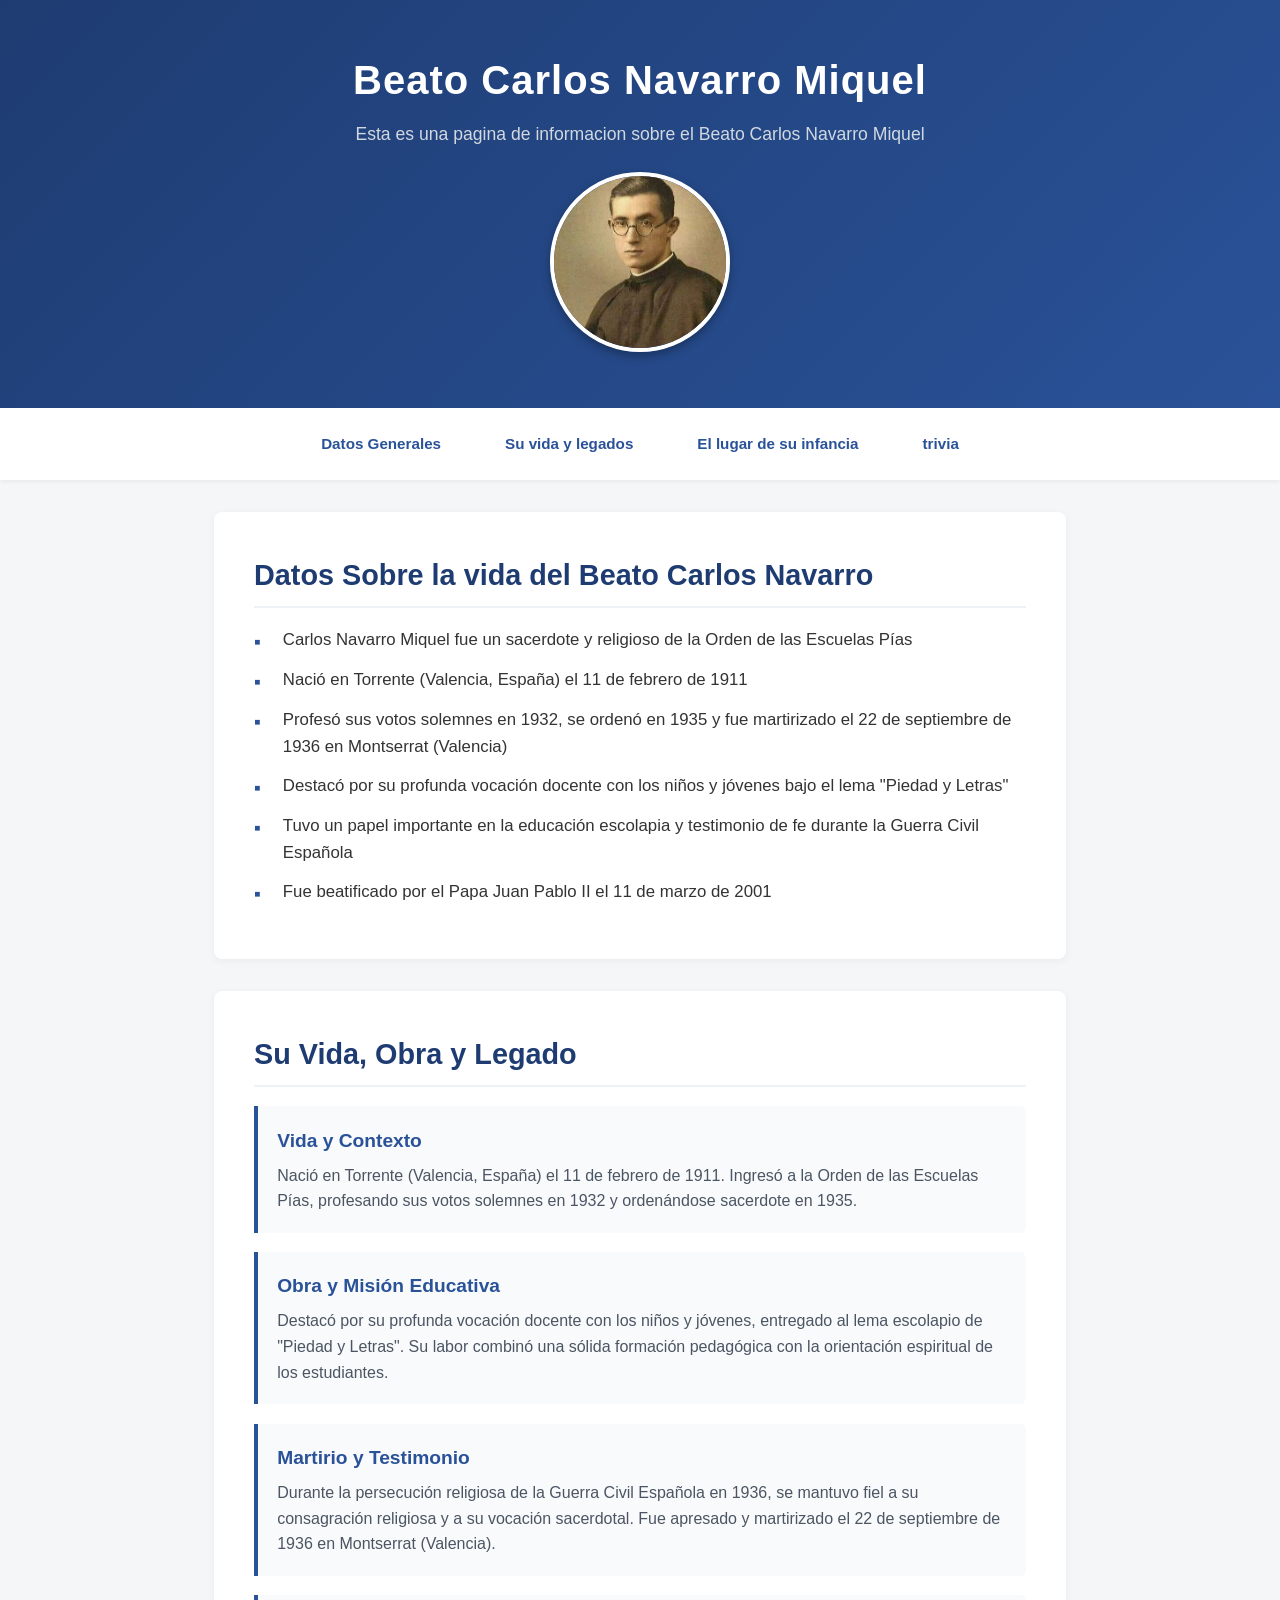
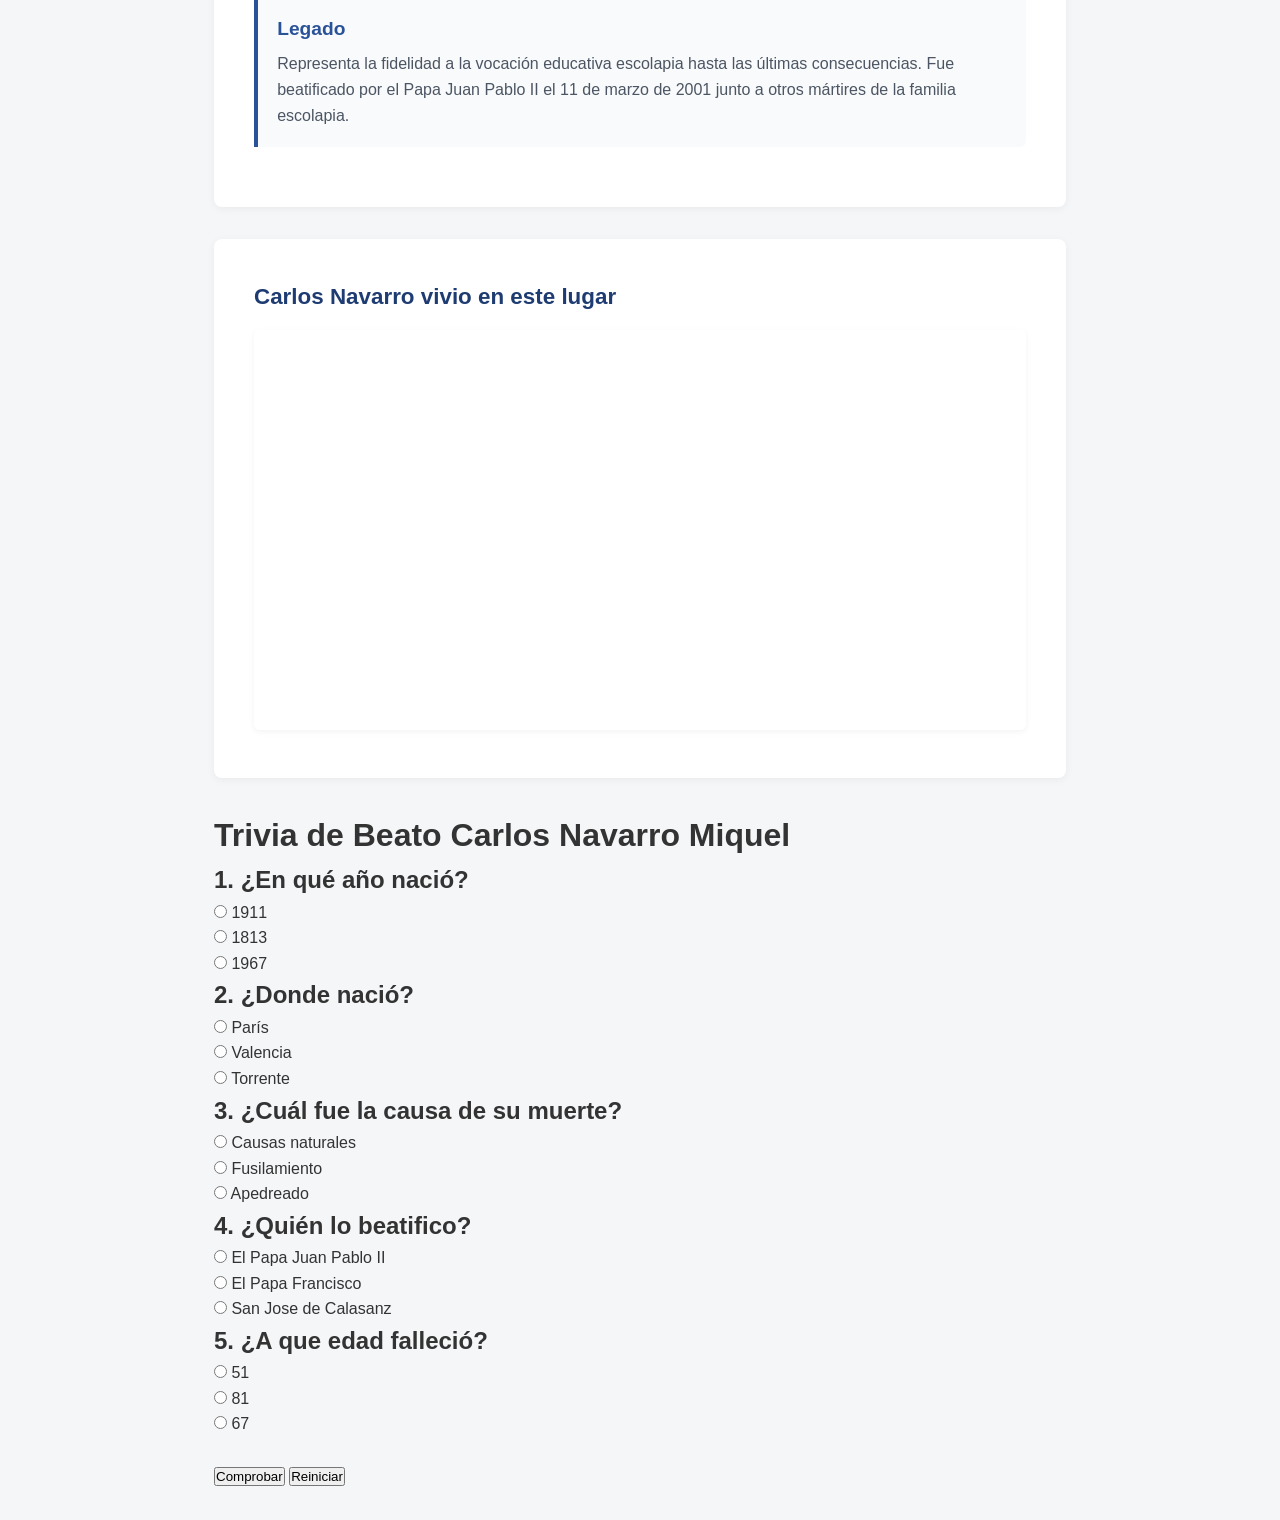
<file: index.html>
<!DOCTYPE html>
<html lang="es">
<head>
    <meta charset="UTF-8">
    <meta http-equiv="X-UA-Compatible" content="IE=edge">
    <meta name="viewport" content="width=device-width, initial-scale=1.0">
    <link rel="stylesheet" href="estilos.css">
    <script src="javascript.js"></script>
    <title>Beato Carlos Navarro</title>
</head>
<body>
    <header>
        <h1>Beato Carlos Navarro Miquel</h1>
        <p>Esta es una pagina de informacion sobre el Beato Carlos Navarro Miquel</p>
        <img src="./img/Beato Carlos Navarro.jpeg " alt="Beato Carlos Navarro Miquel">
    </header>
    <nav>
        <a href="#vida">Datos Generales</a>
        <a href="#legado">Su vida y legados</a>
        <a href="#mapa">El lugar de su infancia</a>
        <a href="#trivia">trivia</a>
    </nav>
    <main>
        <section id="vida" class="vida">
            <h2>Datos Sobre la vida del Beato Carlos Navarro</h2>
            <ul>
                <li>Carlos Navarro Miquel fue un sacerdote y religioso de la Orden de las Escuelas Pías</li>
                <li>Nació en Torrente (Valencia, España) el 11 de febrero de 1911</li>
                <li>Profesó sus votos solemnes en 1932, se ordenó en 1935 y fue martirizado el 22 de septiembre de 1936 en Montserrat (Valencia)</li>
                <li>Destacó por su profunda vocación docente con los niños y jóvenes bajo el lema "Piedad y Letras"</li>
                <li>Tuvo un papel importante en la educación escolapia y testimonio de fe durante la Guerra Civil Española</li>
                <li>Fue beatificado por el Papa Juan Pablo II el 11 de marzo de 2001</li>
            </ul>
        </section>
        <section id="legado" class="legado">
            <h2>Su Vida, Obra y Legado</h2>
            <div>
                <h3>Vida y Contexto</h3>
                <p>Nació en Torrente (Valencia, España) el 11 de febrero de 1911. Ingresó a la Orden de las Escuelas Pías, profesando sus votos solemnes en 1932 y ordenándose sacerdote en 1935.</p>
            </div>
            <div>
               
                   <h3>Obra y Misión Educativa</h3>
                <p>Destacó por su profunda vocación docente con los niños y jóvenes, entregado al lema escolapio de "Piedad y Letras". Su labor combinó una sólida formación pedagógica con la orientación espiritual de los estudiantes.</p>
            </div>
            <div>
                <h3>Martirio y Testimonio</h3>
                <p>Durante la persecución religiosa de la Guerra Civil Española en 1936, se mantuvo fiel a su consagración religiosa y a su vocación sacerdotal. Fue apresado y martirizado el 22 de septiembre de 1936 en Montserrat (Valencia).</p>
            </div>
            <div>
                <h3>Legado</h3>
                <p>Representa la fidelidad a la vocación educativa escolapia hasta las últimas consecuencias. Fue beatificado por el Papa Juan Pablo II el 11 de marzo de 2001 junto a otros mártires de la familia escolapia.</p>
            </div>
        </section>
        <section id="mapa">
            <h3>Carlos Navarro vivio en este lugar</h3>
            <iframe src="https://www.google.com/maps/embed?pb=!1m18!1m12!1m3!1d12318.89239841857!2d-0.48128362450849303!3d39.43673322473431!2m3!1f0!2f0!3f0!3m2!1i1024!2i768!4f13.1!3m3!1m2!1s0xd604e286cf25ef1%3A0x400c5082ca02fa0!2sTorrent%2C%20Valencia%2C%20Espa%C3%B1a!5e0!3m2!1ses!2s!4v1710000000000!5m2!1ses!2s" width="600" height="450" style="border:0;" allowfullscreen="" loading="lazy" referrerpolicy="strict-origin-when-cross-origin"></iframe>
        </section>
        <div id=trivia class="trivia" class="card">
<h1>Trivia de Beato Carlos Navarro Miquel</h1>
<h2>1. ¿En qué año nació?</h2>
<input type="radio" name="p1" value="a"> 1911<br>
<input type="radio" name="p1" value="b"> 1813<br>
<input type="radio" name="p1" value="c"> 1967<br>
<h2>2. ¿Donde nació?</h2>
<input type="radio" name="p2" value="a"> París<br>
<input type="radio" name="p2" value="b"> Valencia<br>
<input type="radio" name="p2" value="c"> Torrente<br>
<h2>3. ¿Cuál fue la causa de su muerte?</h2>
<input type="radio" name="p3" value="a"> Causas naturales<br>
<input type="radio" name="p3" value="b"> Fusilamiento<br>
<input type="radio" name="p3" value="c"> Apedreado<br>
<h2>4. ¿Quién lo beatifico?</h2>
<input type="radio" name="p4" value="a"> El Papa Juan Pablo II<br>
<input type="radio" name="p4" value="b"> El Papa Francisco<br>
<input type="radio" name="p4" value="c"> San Jose de Calasanz<br>
<h2>5. ¿A que edad falleció?</h2>
<input type="radio" name="p5" value="a"> 51<br>
<input type="radio" name="p5" value="b"> 81<br>
<input type="radio" name="p5" value="c"> 67<br>
<br>
<button id="comprobar" type="button">Comprobar</button>
<button id="reiniciar" type="button">Reiniciar</button>
<p id="resultado"></p>
        </div>
    </main>
</body>
</html>
</file>
<file: estilos.css>
/* ==========================================
   RESET Y CONFIGURACIÓN GENERAL
   ========================================== */
* {
    margin: 0;
    padding: 0;
    box-sizing: border-box;
}

body {
    font-family: 'Segoe UI', Tahoma, Geneva, Verdana, sans-serif;
    background-color: #f4f6f8;
    color: #333333;
    line-height: 1.6;
}

/* ==========================================
   ENCABEZADO (HEADER)
   ========================================== */
header {
    background: linear-gradient(135deg, #1e3c72, #2a5298);
    color: #ffffff;
    text-align: center;
    padding: 3rem 1.5rem;
    box-shadow: 0 4px 6px rgba(0, 0, 0, 0.1);
}

header h1 {
    font-size: 2.5rem;
    margin-bottom: 0.5rem;
    letter-spacing: 1px;
}

header p {
    font-size: 1.1rem;
    margin-bottom: 1.5rem;
    color: #d1d8e0;
}

header img {
    width: 180px;
    height: 180px;
    object-fit: cover;
    border-radius: 50%;
    border: 4px solid #ffffff;
    box-shadow: 0 4px 10px rgba(0, 0, 0, 0.3);
    transition: transform 0.3s ease;
}

header img:hover {
    transform: scale(1.05);
}

/* ==========================================
   NAVEGACIÓN (NAV)
   ========================================== */
nav {
    background-color: #ffffff;
    display: flex;
    justify-content: center;
    gap: 2rem;
    padding: 1rem;
    box-shadow: 0 2px 4px rgba(0, 0, 0, 0.05);
    position: sticky;
    top: 0;
    z-index: 1000;
}

nav a {
    color: #2a5298;
    text-decoration: none;
    font-weight: 600;
    font-size: 0.95rem;
    padding: 0.5rem 1rem;
    border-radius: 4px;
    transition: background-color 0.2s ease, color 0.2s ease;
}

nav a:hover {
    background-color: #eef2f7;
    color: #1e3c72;
}

/* Ocultar el enlace vacío del nav original */
nav a:empty {
    display: none;
}

/* ==========================================
   CONTENIDO PRINCIPAL (MAIN Y SECCIONES)
   ========================================== */
main {
    max-width: 900px;
    margin: 2rem auto;
    padding: 0 1.5rem;
}

section {
    background-color: #ffffff;
    margin-bottom: 2rem;
    padding: 2.5rem;
    border-radius: 8px;
    box-shadow: 0 2px 8px rgba(0, 0, 0, 0.05);
}

section h2 {
    color: #1e3c72;
    font-size: 1.8rem;
    margin-bottom: 1.2rem;
    border-bottom: 2px solid #eef2f7;
    padding-bottom: 0.5rem;
}

/* Sección de Vida (Lista) */
.vida ul {
    list-style-type: none;
    padding-left: 0;
}

.vida li {
    position: relative;
    padding-left: 1.8rem;
    margin-bottom: 0.8rem;
    font-size: 1.05rem;
}

.vida li::before {
    content: "▪";
    position: absolute;
    left: 0;
    color: #2a5298;
    font-size: 1.2rem;
}

/* Sección de Legado (Tarjetas internas) */
.legado div {
    background-color: #f9fafb;
    border-left: 4px solid #2a5298;
    padding: 1.2rem;
    margin-bottom: 1.2rem;
    border-radius: 0 6px 6px 0;
}

.legado h3 {
    color: #2a5298;
    font-size: 1.2rem;
    margin-bottom: 0.4rem;
}

.legado p {
    color: #4b5563;
    font-size: 1rem;
}

/* Sección del Mapa */
#mapa h3 {
    color: #1e3c72;
    font-size: 1.4rem;
    margin-bottom: 1rem;
}

#mapa iframe {
    width: 100%;
    height: 400px;
    border-radius: 6px;
    box-shadow: 0 2px 6px rgba(0, 0, 0, 0.05);
}

/* ==========================================
   DISEÑO RESPONSIVE (MEDIA QUERIES)
   ========================================== */
@media (max-width: 768px) {
    header h1 {
        font-size: 2rem;
    }

    nav {
        flex-direction: column;
        gap: 0.5rem;
        align-items: center;
    }

    section {
        padding: 1.5rem;
    }
}
</file>
